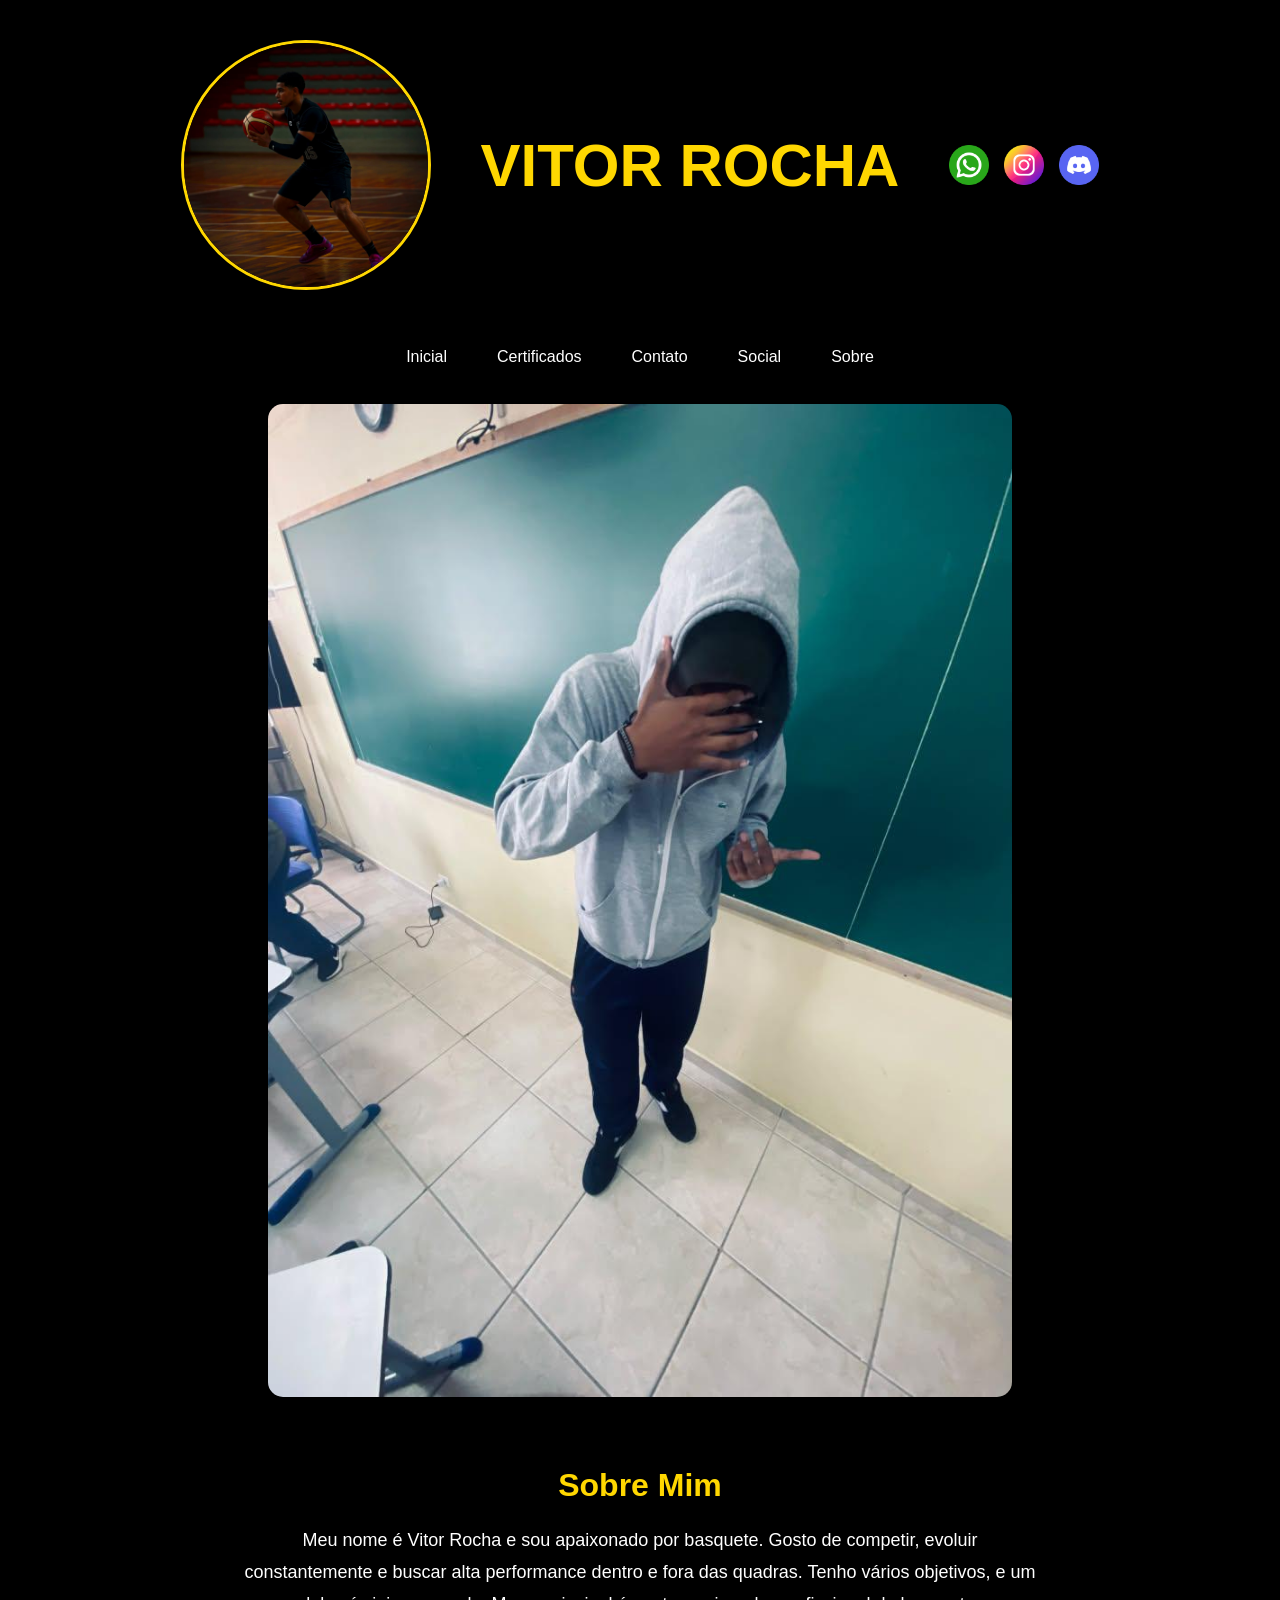
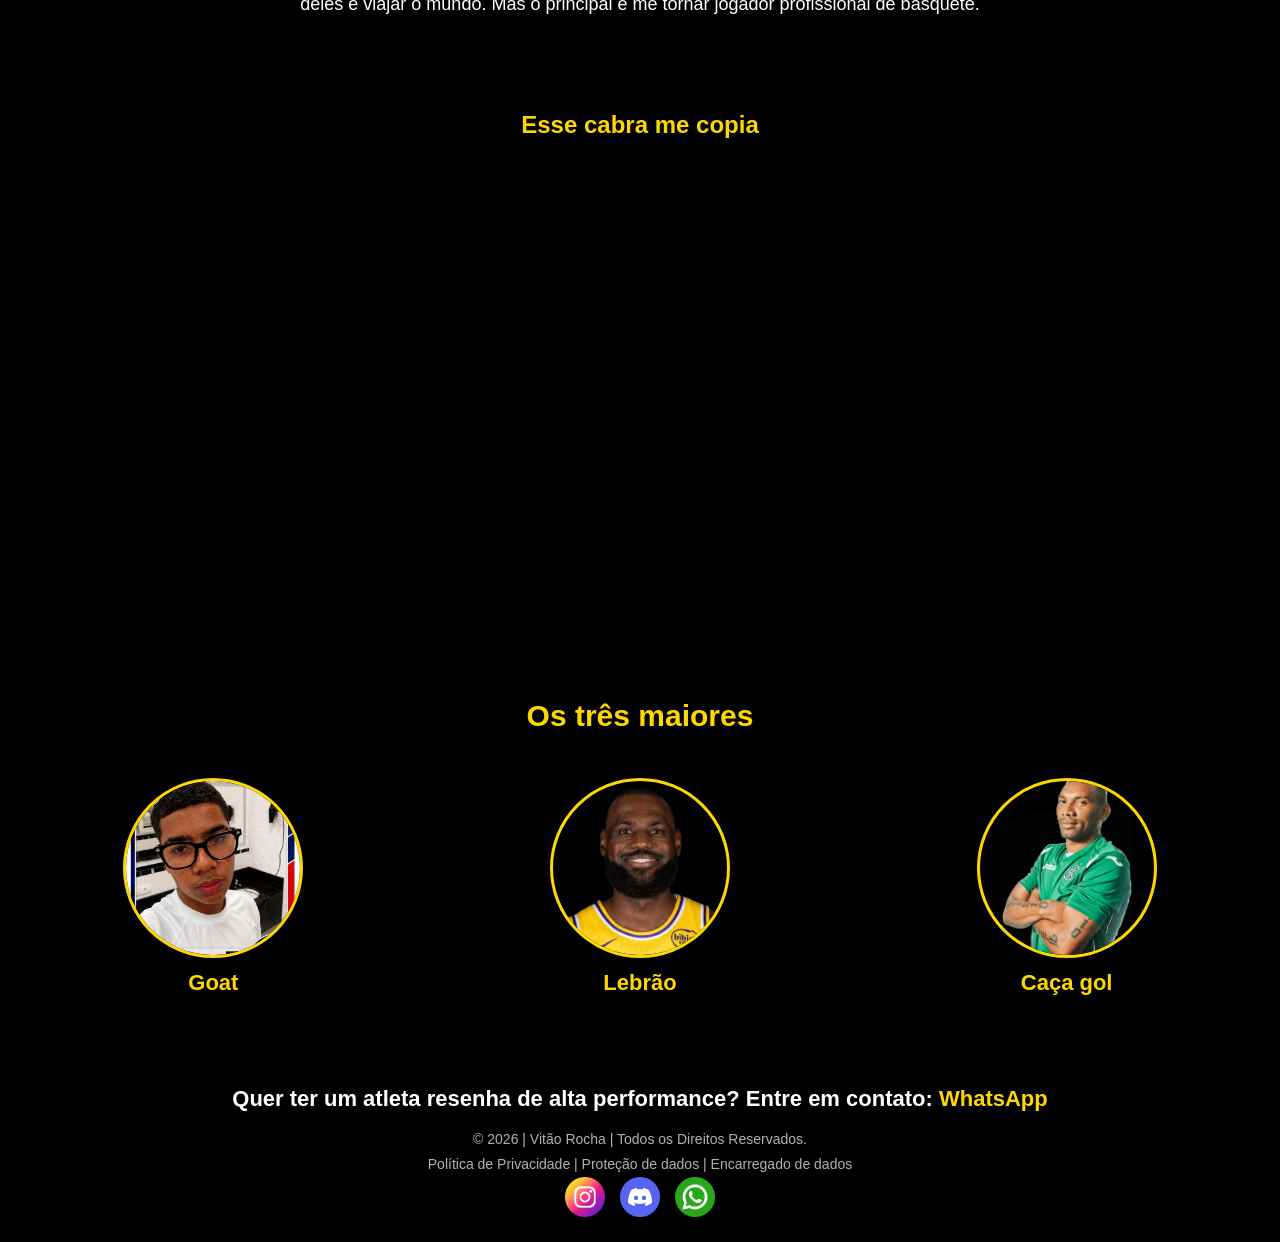
<file: index.html>
<!DOCTYPE html>
<html lang="pt-BR">

<head>
    <meta charset="UTF-8">
    <meta name="viewport" content="width=device-width, initial-scale=1.0">

    <title>Vitor Rocha</title>

    <link rel="stylesheet" href="style.css">
</head>

<body>

    <!-- CABEÇALHO -->
    <header class="cabecalho-itens">

        <img
            class="cabecalho_imagem"
            src="WhatsApp Image 2026-06-12 at 19.13.53.jpeg"
            alt="Foto do Vitor">

        <h1 class="titulo_site">VITOR ROCHA</h1>

        <div class="sociais">

            <a href="https://wa.me/5541999105448" target="_blank" rel="noopener noreferrer">
                <img src="3670051.png" alt="Meu WhatsApp">
            </a>

            <a href="https://www.instagram.com/vitorrocha_oficial"
               target="_blank" rel="noopener noreferrer">
                <img src="3955024.png" alt="Meu Instagram">
            </a>

            <a href="https://discord.com/"
               target="_blank" rel="noopener noreferrer">
                <img src="discord-round-color-icon.webp" alt="Discord">
            </a>

        </div>

    </header>

    <!-- MENU DE NAVEGAÇÃO -->
    <nav>
        <ul>
            <li><a href="index.html">Inicial</a></li>
            <li><a href="certificados.html">Certificados</a></li>
            <li><a href="contato.html">Contato</a></li>
            <li><a href="social.html">Social</a></li>
            <li><a href="sobre.html">Sobre</a></li>
           
        </ul>
    </nav>

    <main>

        <!-- BANNER PRINCIPAL -->
        <section class="banner1">

            <img
                class="escola-image"
                src="WhatsApp Image 2026-10-12 at 17.36.44.jpeg"
                alt="Banner esportivo de basquete">

        </section>

        <!-- SOBRE MIM -->
        <section class="sobre">

            <h2>Sobre Mim</h2>

            <p>
                Meu nome é Vitor Rocha e sou apaixonado por basquete.
                Gosto de competir, evoluir constantemente e buscar
                alta performance dentro e fora das quadras.
                Tenho vários objetivos, e um deles é viajar o mundo.
                Mas o principal é me tornar jogador profissional de basquete.
            </p>

        </section>

        <!-- VÍDEO -->
        <section class="video">

            <h2>Esse cabra me copia</h2>

            <iframe
                src="https://www.youtube.com/embed/qfj-xhp1gXg"
                title="Vídeo do YouTube"
                allow="accelerometer; autoplay; clipboard-write; encrypted-media; gyroscope; picture-in-picture; web-share"
                referrerpolicy="strict-origin-when-cross-origin"
                allowfullscreen>
            </iframe>

        </section>

        <!-- OS TRÊS MAIORES -->
        <section class="estudante">

            <h1 class="estudante_titulo">Os três maiores</h1>

            <div class="estudantes_todos">

                <div class="estudante-div">

                    <img
                        class="estudante-imagem"
                        src="ChatGPT Image 15 de jun. de 2026, 21_21_44.png"
                        alt="Vitor">

                    <h2 class="estudante-nome">Goat</h2>

                </div>

                <div class="estudante-div">

                    <img
                        class="estudante-imagem"
                        src="lj.avif"
                        alt="Lebrão">

                    <h2 class="estudante-nome">Lebrão</h2>

                </div>

                <div class="estudante-div">

                    <img
                        class="estudante-imagem"
                        src="319528_ori__20160216143359_flavio_caca_rato.png"
                        alt="Caça gol">

                    <h2 class="estudante-nome">Caça gol</h2>

                </div>

            </div>

        </section>

    </main>

    <!-- RODAPÉ -->
    <footer class="escola">

        <h2 class="escola-título">
            Quer ter um atleta resenha de alta performance?
            Entre em contato:

            <a class="link" href="https://wa.me/55419967676969"
               target="_blank" rel="noopener noreferrer">
                WhatsApp
            </a>
        </h2>

        <p>
            © 2026 | Vitão Rocha | Todos os Direitos Reservados.
        </p>

        <p>
            Política de Privacidade | Proteção de dados |
            Encarregado de dados
        </p>

        <!-- REDES SOCIAIS -->
        <div class="sociais">

            <a href="https://www.instagram.com/vitorrocha_oficial"
               target="_blank" rel="noopener noreferrer">
                <img src="3955024.png" alt="Instagram">
            </a>

            <a href="https://discord.com/"
               target="_blank" rel="noopener noreferrer">
                <img src="discord-round-color-icon.webp" alt="Discord">
            </a>

            <a href="https://wa.me/5541999105448"
               target="_blank" rel="noopener noreferrer">
                <img src="3670051.png" alt="WhatsApp">
            </a>

        </div>

    </footer>

</body>
</html>
</file>
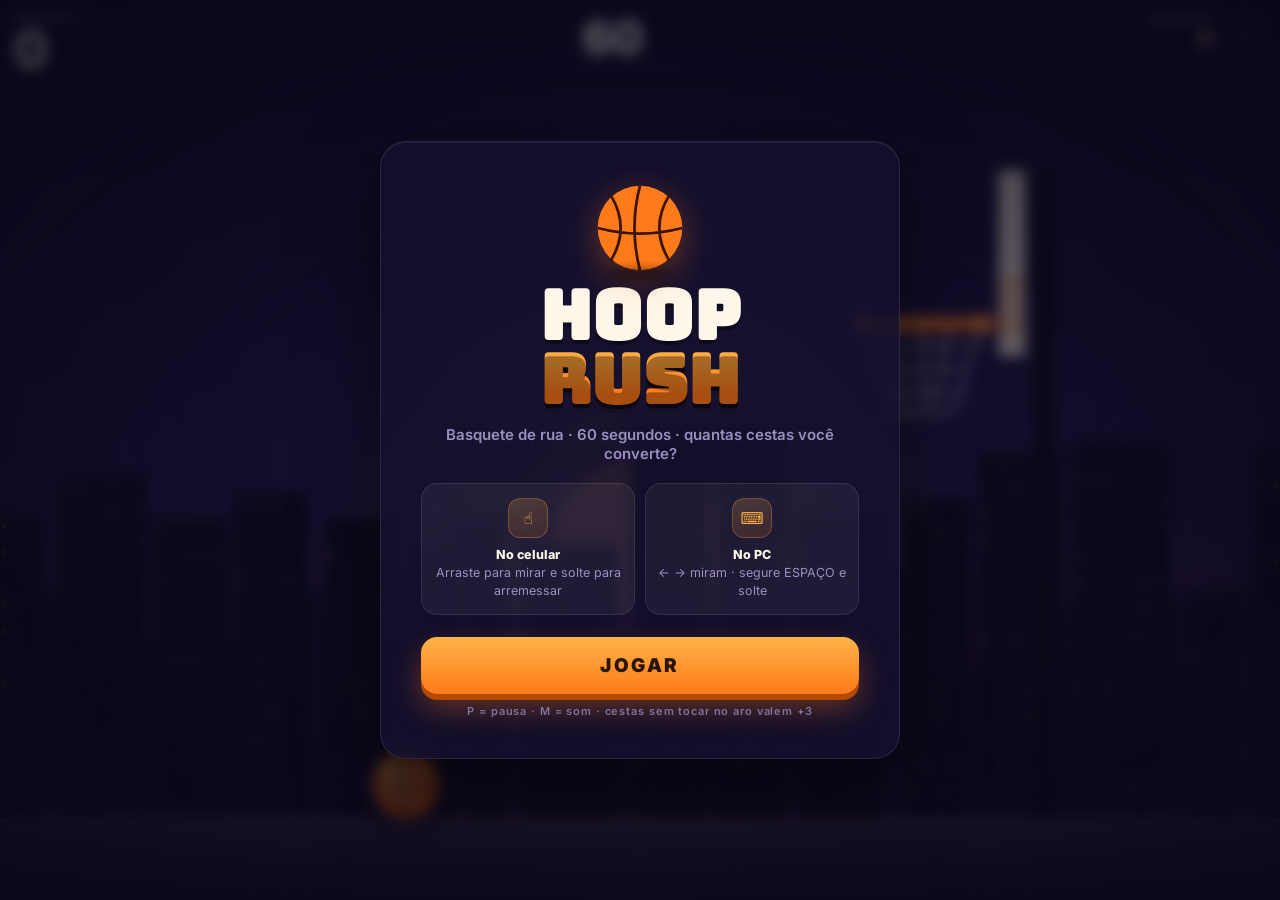
<file: HOOP RUSH/index.html>
<!DOCTYPE html>
<html lang="pt-BR">
<head>
    <meta charset="UTF-8">
    <meta name="viewport" content="width=device-width, initial-scale=1.0">

    <meta name="theme-color" content="#14102b">
    <meta name="description" content="Hoop Rush — jogo de basquete de rua.">

    <title>Hoop Rush — Basquete de Rua</title>

    <link rel="preconnect" href="https://fonts.googleapis.com">
    <link rel="preconnect" href="https://fonts.gstatic.com" crossorigin>

    <link href="https://fonts.googleapis.com/css2?family=Bungee&family=Inter:wght@400;600;800;900&display=swap"
          rel="stylesheet">

    <link rel="stylesheet" href="style.css">
</head>

<body>
    <div id="root"></div>

    <script src="script.js"></script>
</body>
</html>
</file>
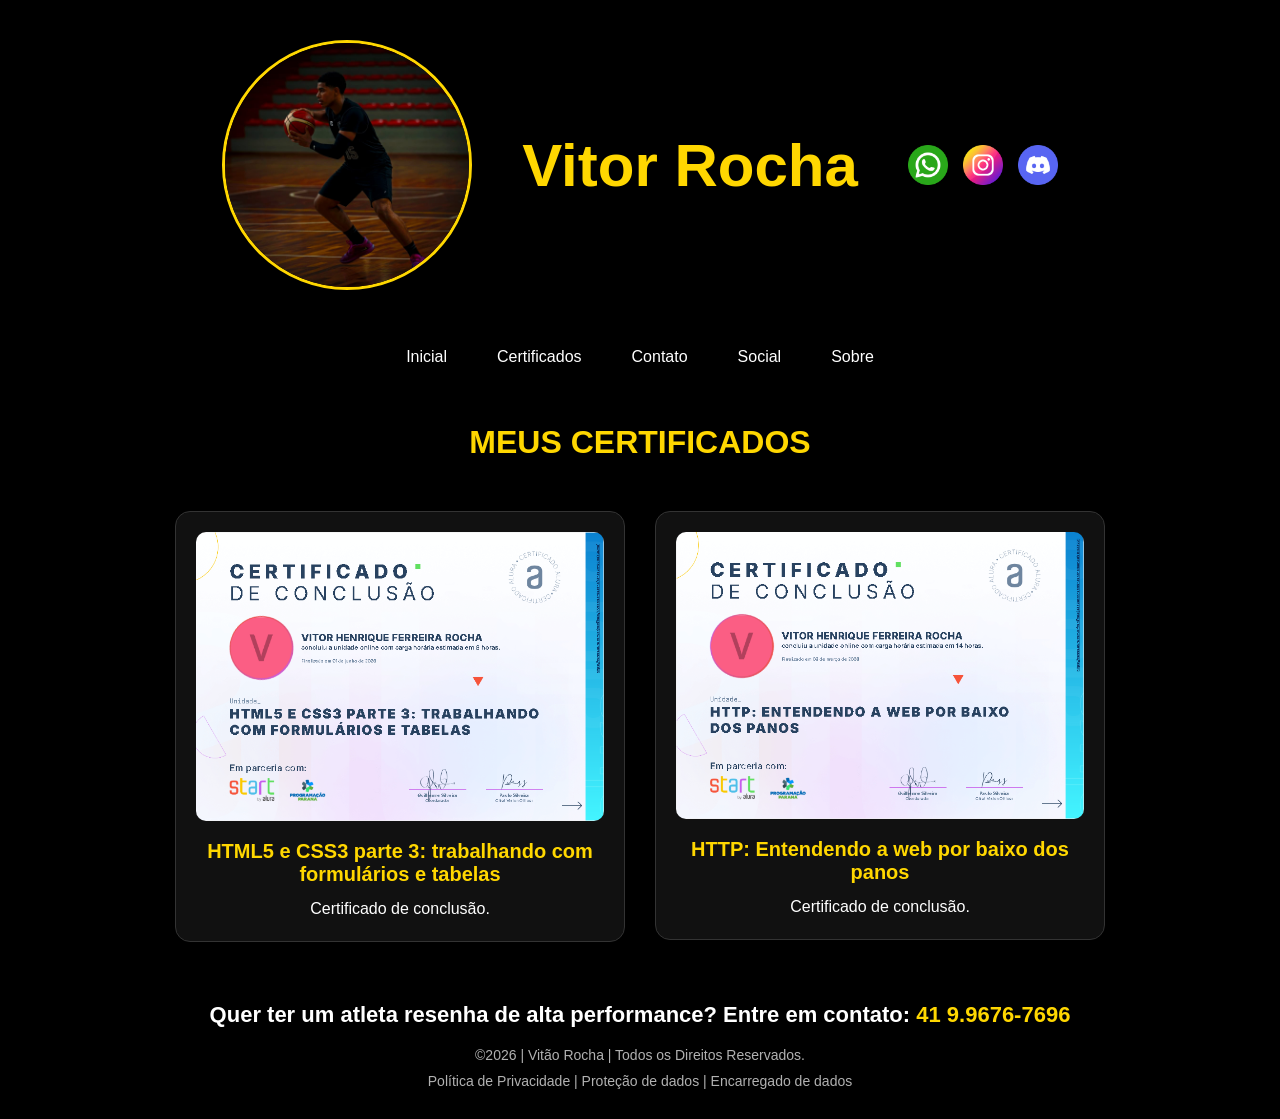
<file: certificados.html>
<!DOCTYPE html>
<html lang="pt-BR">

<head>
    <meta charset="UTF-8">
    <meta name="viewport" content="width=device-width, initial-scale=1.0">
    <title>Certificados</title>
    <link rel="stylesheet" href="style.css">
</head>

<body>

    <header class="cabecalho-itens">

        <img class="cabecalho_imagem"
            src="WhatsApp Image 2026-06-12 at 19.13.53.jpeg"
            alt="Foto do Vitor">

        <h1 class="titulo_site">Vitor Rocha</h1>

      <div class="sociais">
    <img src="3670051.png" alt="Meu WhatsApp">
    <img src="3955024.png" alt="Meu Instagram">
    <img src="discord-round-color-icon.webp" alt="Meu Discord">
</div>
    </header>

    <!-- MENU -->
 
<nav>
    <ul>
        <li><a href="index.html">Inicial</a></li>
        <li><a href="certificados.html">Certificados</a></li>
        <li><a href="contato.html">Contato</a></li>
        <li><a href="social.html">Social</a></li>
        <li><a href="sobre.html">Sobre</a></li>

    </ul>
</nav>


    <!-- CERTIFICADOS -->
    <main>

        <h1>MEUS CERTIFICADOS</h1>

        <div class="certificados">

            <div class="certificado">
                <img src="Capturar.PNG" alt="Certificado HTML5 e CSS3">

                <h2>
                    HTML5 e CSS3 parte 3:
                    trabalhando com formulários e tabelas
                </h2>

                <p>Certificado de conclusão.</p>
            </div>

            <div class="certificado">
                <img src="Capturar 02.PNG" alt="Certificado HTTP">

                <h2>
                    HTTP: Entendendo a web por baixo dos panos
                </h2>

                <p>Certificado de conclusão.</p>
            </div>

        </div>

    </main>

    <!-- RODAPÉ -->
    <footer class="escola">

        <h2 class="escola-título">
            Quer ter um atleta resenha de alta performance?
            Entre em contato:
            <a class="link" href="https://wa.me/554167676969">
                41 9.9676-7696
            </a>
        </h2>

        <p>
            ©2026 | Vitão Rocha | Todos os Direitos Reservados.
        </p>

        <p>
            Política de Privacidade |
            Proteção de dados |
            Encarregado de dados
        </p>

    </footer>

</body>
</html>
</file>
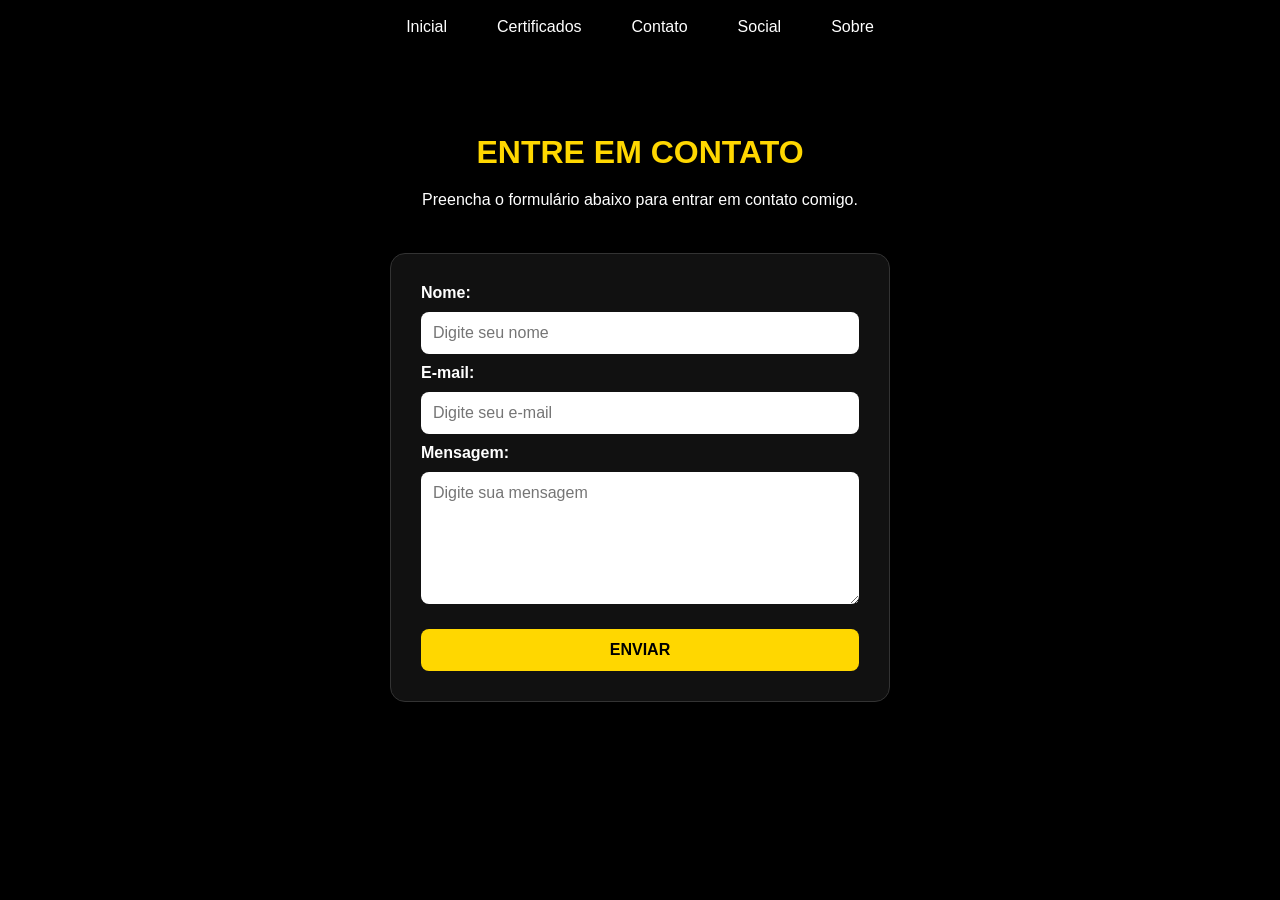
<file: contato.html>
<!DOCTYPE html>
<html lang="pt-BR">

<head>
    <meta charset="UTF-8">
    <meta name="viewport" content="width=device-width, initial-scale=1.0">
    <title>Contato</title>
    <link rel="stylesheet" href="style.css">
</head>

<body>


<nav>
    <ul>
        <li><a href="index.html">Inicial</a></li>
        <li><a href="certificados.html">Certificados</a></li>
        <li><a href="contato.html">Contato</a></li>
        <li><a href="social.html">Social</a></li>
        <li><a href="sobre.html">Sobre</a></li>
      
    </ul>
</nav>


    <main class="pagina-contato">

        <h1>ENTRE EM CONTATO</h1>

        <p>
            Preencha o formulário abaixo para entrar em contato comigo.
        </p>

        <form class="formulario">

            <label for="nome">Nome:</label>
            <input type="text" id="nome" name="nome" placeholder="Digite seu nome">

            <label for="email">E-mail:</label>
            <input type="email" id="email" name="email" placeholder="Digite seu e-mail">

            <label for="mensagem">Mensagem:</label>
            <textarea id="mensagem" name="mensagem" rows="6"
                placeholder="Digite sua mensagem"></textarea>

            <button type="submit">ENVIAR</button>

        </form>

    </main>

</body>
</html>
</file>
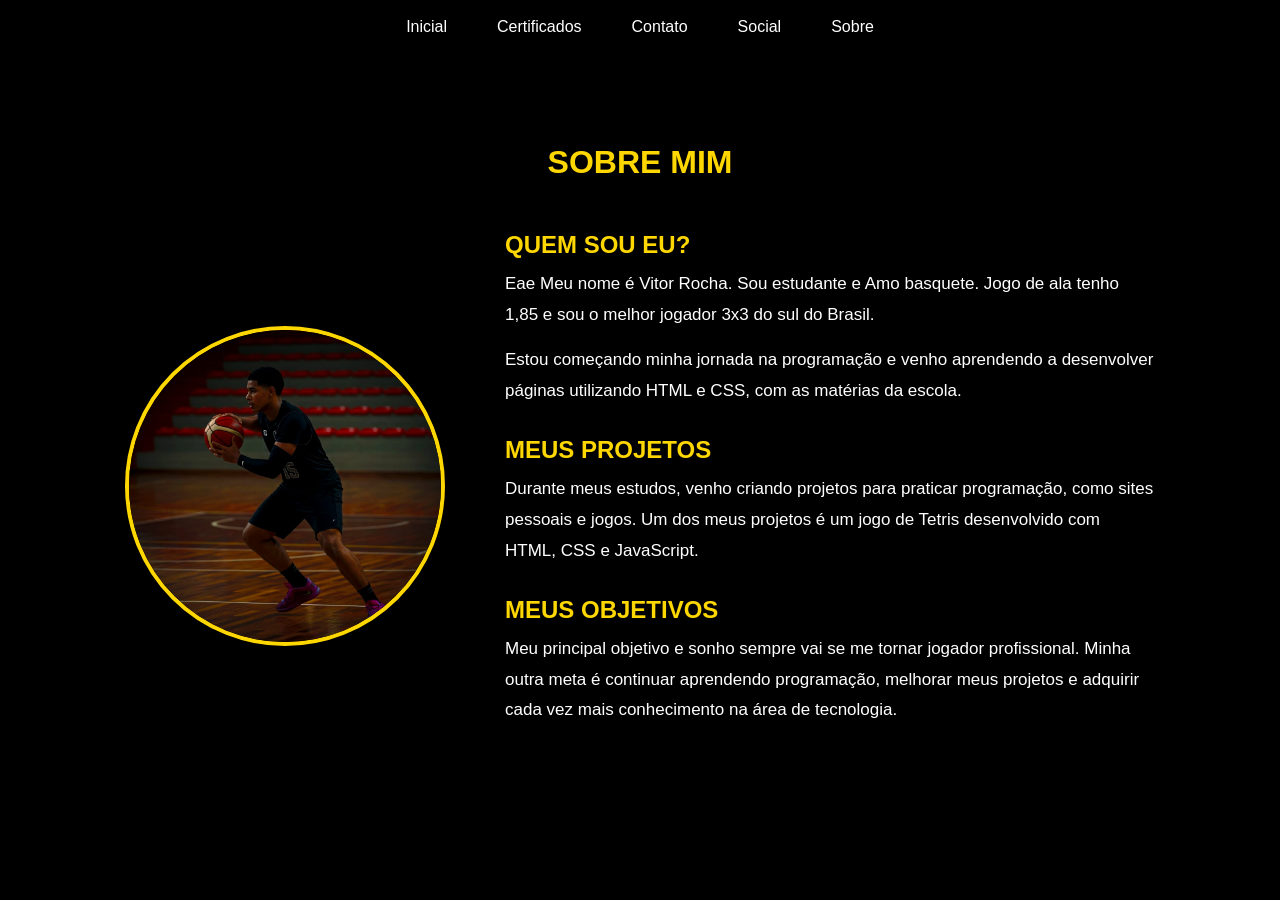
<file: sobre.html>
<!DOCTYPE html>
<html lang="pt-BR">

<head>
    <meta charset="UTF-8">
    <meta name="viewport" content="width=device-width, initial-scale=1.0">
    <title>Sobre</title>
    <link rel="stylesheet" href="style.css">
</head>

<body>

    <nav>
        <ul>
            <li><a href="index.html">Inicial</a></li>
            <li><a href="certificados.html">Certificados</a></li>
            <li><a href="contato.html">Contato</a></li>
            <li><a href="social.html">Social</a></li>
            <li><a href="sobre.html">Sobre</a></li>
      
        </ul>
    </nav>

    <main class="pagina-sobre">

        <h1>SOBRE MIM</h1>

        <section class="sobre-conteudo">

            <img 
                src="WhatsApp Image 2026-06-12 at 19.13.53.jpeg"
                alt="Foto de Vitor"
                class="foto-sobre"
            >

            <div class="texto-sobre">

                <h2>QUEM SOU EU?</h2>

                <p>
                    Eae Meu nome é Vitor Rocha. Sou estudante e Amo basquete.
                    Jogo de ala tenho 1,85 e sou o melhor jogador 3x3 do sul do Brasil.
                </p>

                <p>
                    Estou começando minha jornada na programação e venho
                    aprendendo a desenvolver páginas utilizando HTML e CSS,
                    com as matérias da escola.
                </p>

                <h2>MEUS PROJETOS</h2>

                <p>
                    Durante meus estudos, venho criando projetos para
                    praticar programação, como sites pessoais e jogos.
                    Um dos meus projetos é um jogo de Tetris desenvolvido
                    com HTML, CSS e JavaScript.
                </p>

                <h2>MEUS OBJETIVOS</h2>

                <p>
                   Meu principal objetivo e sonho sempre vai se me tornar jogador profissional.
                    Minha outra meta é continuar aprendendo programação,
                    melhorar meus projetos e adquirir cada vez mais
                    conhecimento na área de tecnologia.
                </p>

            </div>

        </section>

    </main>

</body>
</html>
</file>
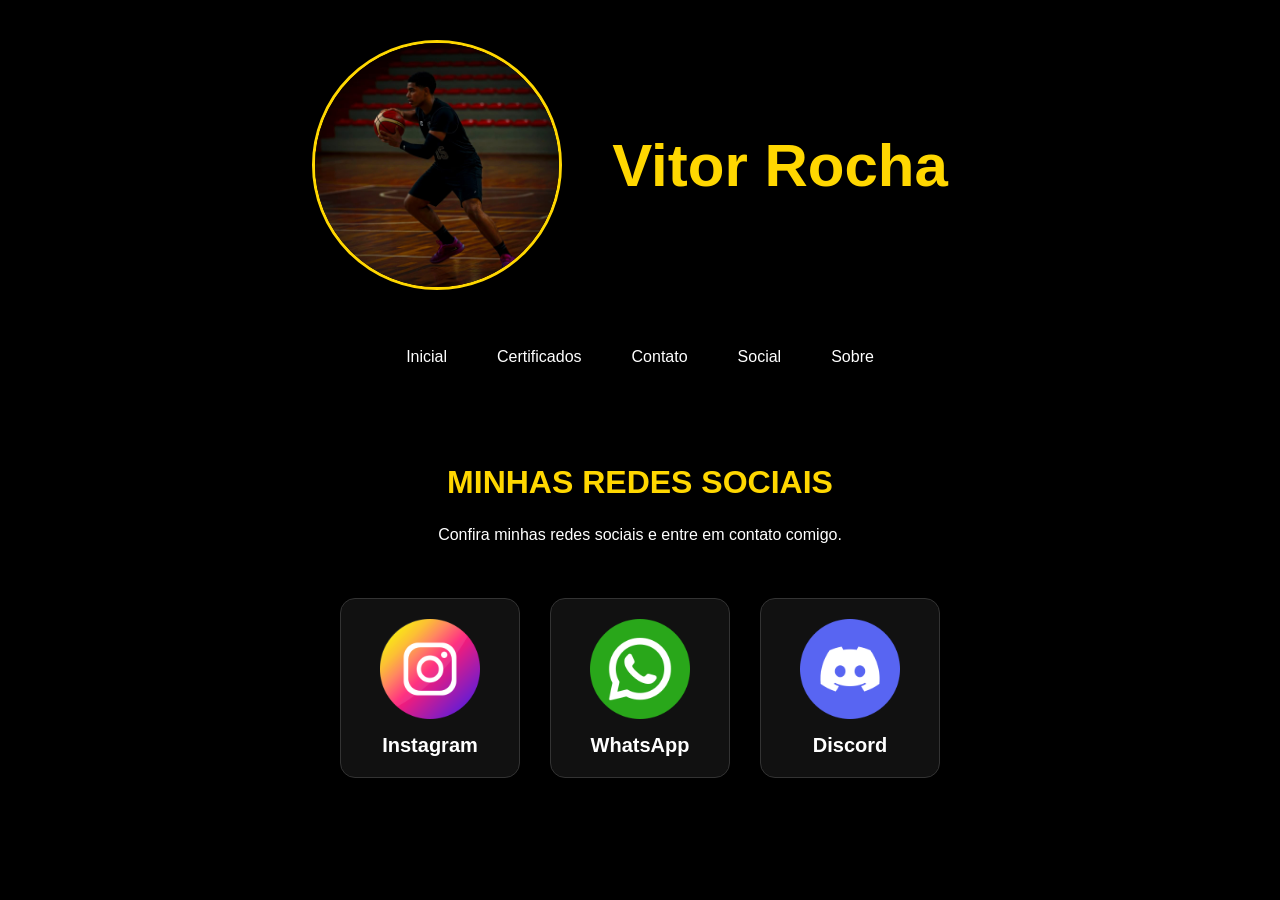
<file: social.html>
<!DOCTYPE html>
<html lang="pt-BR">

<head>
    <meta charset="UTF-8">
    <meta name="viewport" content="width=device-width, initial-scale=1.0">
    <title>Social</title>
    <link rel="stylesheet" href="style.css">
</head>

<body>

    <header class="cabecalho-itens">

        <img class="cabecalho_imagem"
            src="WhatsApp Image 2026-06-12 at 19.13.53.jpeg"
            alt="Foto do Vitor">

        <h1 class="titulo_site">Vitor Rocha</h1>

    </header>

  
<nav>
    <ul>
        <li><a href="index.html">Inicial</a></li>
        <li><a href="certificados.html">Certificados</a></li>
        <li><a href="contato.html">Contato</a></li>
        <li><a href="social.html">Social</a></li>
        <li><a href="sobre.html">Sobre</a></li>
   
    </ul>
</nav>


    <main class="pagina-social">

        <h1>MINHAS REDES SOCIAIS</h1>

        <p>
            Confira minhas redes sociais e entre em contato comigo.
        </p>

 <div class="redes">

            <a href="https://www.instagram.com/vitorrocha_oficial" target="_blank">
                <img src="3955024.png" alt="Instagram">
                <span>Instagram</span>
            </a>

            <a href="https://wa.me/554199105448" target="_blank">
                <img src="3670051.png" alt="WhatsApp">
                <span>WhatsApp</span>
            </a>

            <a href="https://discord.gg/SEU_CODIGO" target="_blank">
                <img src="discord-round-color-icon.webp" alt="Discord">
                <span>Discord</span>
            </a>

        </div>
    </main>

</body>
</html>
</file>
<file: style.css>
/* ========================================
   1. CONFIGURAÇÕES GERAIS
======================================== */

* {
    margin: 0;
    padding: 0;
    box-sizing: border-box;
}

:root {
    --preto: #000000;
    --roxo: #20002c;
    --roxo-claro: #30203d;
    --dourado: #ffd700;
    --branco: #ffffff;
    --cinza: #b1b1b1;
}

html {
    scroll-behavior: smooth;
}

body {
    font-family: Arial, Helvetica, sans-serif;
    background: var(--preto);
    color: var(--branco);
    min-height: 100vh;
}

/* ========================================
   2. CABEÇALHO
======================================== */

header {
    background-color: var(--preto);
    color: var(--branco);
    width: 100%;
    padding: 40px 20px;
}

.cabecalho-itens {
    max-width: 1980px;
    margin: 0 auto;
    display: flex;
    align-items: center;
    justify-content: center;
    gap: 30px;
    flex-wrap: wrap;
}

.cabecalho_imagem {
    width: 250px;
    height: 250px;
    object-fit: cover;
    border-radius: 50%;
    border: 3px solid var(--dourado);
    transition: transform 0.4s ease, box-shadow 0.4s ease;
}

.cabecalho_imagem:hover {
    transform: translateY(-15px) scale(1.05);
    box-shadow: 0 15px 30px rgba(255, 215, 0, 0.6);
}

.titulo_site {
    padding: 20px;
    text-align: center;
    font-size: 60px;
    color: var(--dourado);
    overflow-wrap: anywhere;
}

/* ========================================
   3. REDES SOCIAIS DO CABEÇALHO
======================================== */

.sociais {
    display: flex;
    align-items: center;
    justify-content: center;
    gap: 15px;
}

.sociais a {
    display: inline-flex;
    align-items: center;
    justify-content: center;
}

.sociais img {
    width: 40px;
    height: 40px;
    object-fit: contain;
    transition: transform 0.3s ease, filter 0.3s ease;
}

.sociais img:hover {
    transform: rotate(10deg) scale(1.2);
    filter: drop-shadow(0 0 10px var(--dourado));
}

/* ========================================
   4. MENU DE NAVEGAÇÃO
======================================== */

nav {
    background-color: var(--preto);
    width: 100%;
}

nav ul {
    list-style: none;
    margin: 0;
    padding: 0;
    display: flex;
    justify-content: center;
    align-items: center;
    flex-wrap: wrap;
    background-color: var(--preto);
}

nav ul li a {
    display: block;
    color: var(--branco);
    text-decoration: none;
    padding: 18px 25px;
    font-family: Arial, sans-serif;
    transition: background-color 0.3s ease, color 0.3s ease;
}

nav ul li a:hover {
    background-color: var(--dourado);
    color: var(--preto);
}

/* ========================================
   5. BANNER
======================================== */

.banner1 {
    display: flex;
    justify-content: center;
    align-items: center;
    padding: 20px;
    background-color: var(--preto);
}

.escola-image {
    width: 60%;
    max-width: 800px;
    height: auto;
    border-radius: 12px;
}

/* ========================================
   6. SEÇÃO SOBRE MIM
======================================== */

.sobre {
    text-align: center;
    padding: 50px 20px;
    color: var(--branco);
    background-color: var(--preto);
}

.sobre h2 {
    color: var(--dourado);
    margin-bottom: 20px;
    font-size: 32px;
}

.sobre p {
    max-width: 800px;
    margin: 0 auto;
    font-size: 18px;
    line-height: 1.8;
}

/* ========================================
   7. VÍDEO
======================================== */

.video {
    text-align: center;
    padding: 40px 20px;
    background-color: var(--preto);
}

.video h2 {
    color: var(--dourado);
    margin-bottom: 20px;
}

.video iframe {
    display: block;
    margin: 0 auto;
    width: 80%;
    max-width: 800px;
    aspect-ratio: 16 / 9;
    border: none;
    border-radius: 15px;
}

/* ========================================
   8. OS TRÊS MAIORES
======================================== */

.estudante {
    background-color: var(--preto);
    color: var(--branco);
    padding: 20px 20px 35px;
}

.estudante_titulo {
    padding: 30px 10px;
    text-align: center;
    color: var(--dourado);
    font-size: 30px;
}

.estudantes_todos {
    display: flex;
    justify-content: space-around;
    align-items: flex-start;
    gap: 40px;
    flex-wrap: wrap;
    max-width: 1400px;
    margin: 0 auto;
}

.estudante-div {
    text-align: center;
    padding: 15px 0;
}

.estudante-imagem {
    width: 180px;
    height: 180px;
    object-fit: cover;
    border-radius: 50%;
    border: 3px solid var(--dourado);
    transition: transform 0.4s ease, box-shadow 0.4s ease;
}

.estudante-imagem:hover {
    transform: translateY(-12px) scale(1.08);
    box-shadow: 0 15px 30px rgba(255, 215, 0, 0.7);
    cursor: pointer;
}

.estudante-nome {
    text-align: center;
    color: var(--dourado);
    margin-top: 8px;
    font-size: 22px;
}

.estudante-icone {
    width: 38px;
    height: 38px;
    padding: 4px;
    object-fit: contain;
    transition: transform 0.3s ease;
}

.estudante-icone:hover {
    transform: scale(1.15);
}

/* ========================================
   9. RODAPÉ
======================================== */

footer.escola {
    background-color: var(--preto);
    color: var(--branco);
    padding: 25px 20px;
    text-align: center;
}

.logo_rodape {
    height: 80px;
    max-width: 100%;
    object-fit: contain;
    padding: 12px 0;
}

.escola-título {
    padding: 15px 0;
    text-align: center;
    color: var(--branco);
    font-size: 22px;
}

.escola p {
    color: var(--cinza);
    font-size: 14px;
    line-height: 1.8;
    overflow-wrap: anywhere;
}

.link {
    color: var(--dourado);
    text-decoration: none;
    transition: color 0.3s ease;
}

.link:hover {
    color: var(--branco);
}

/* ========================================
   10. TÍTULOS DAS PÁGINAS
======================================== */

main > h1 {
    text-align: center;
    text-transform: uppercase;
    color: var(--dourado);
    margin: 40px 0 30px;
    padding: 0 15px;
}

/* ========================================
   11. CERTIFICADOS
======================================== */

.certificados {
    display: flex;
    justify-content: center;
    align-items: flex-start;
    gap: 30px;
    flex-wrap: wrap;
    padding: 20px;
    background-color: var(--preto);
}

.certificado {
    width: 450px;
    max-width: 100%;
    background-color: #111111;
    color: var(--branco);
    padding: 20px;
    border: 1px solid #333333;
    border-radius: 15px;
    text-align: center;
    box-shadow: 0 5px 15px rgba(0, 0, 0, 0.3);
    transition: transform 0.3s ease;
}

.certificado:hover {
    transform: translateY(-10px);
}

.certificado img {
    width: 100%;
    height: auto;
    border-radius: 10px;
}

.certificado h2 {
    color: var(--dourado);
    font-size: 20px;
    margin-top: 15px;
}

.certificado p {
    color: var(--branco);
    font-size: 16px;
    margin-top: 10px;
    line-height: 1.6;
}

/* ========================================
   12. PÁGINA SOCIAL
======================================== */

.pagina-social {
    text-align: center;
    padding: 40px 20px;
    background-color: var(--preto);
}

.pagina-social h1 {
    text-transform: uppercase;
    color: var(--dourado);
    margin-bottom: 20px;
}

.pagina-social p {
    text-align: center;
    color: var(--branco);
    line-height: 1.7;
}

.redes {
    display: flex;
    justify-content: center;
    align-items: stretch;
    gap: 30px;
    margin-top: 50px;
    flex-wrap: wrap;
}

.redes a {
    width: 180px;
    padding: 20px;
    background-color: #111111;
    border: 1px solid #333333;
    border-radius: 15px;
    text-decoration: none;
    color: var(--branco);
    box-shadow: 0 5px 15px rgba(0, 0, 0, 0.3);
    transition: transform 0.3s ease, background-color 0.3s ease;
}

.redes a:hover {
    transform: translateY(-10px);
    background-color: var(--roxo-claro);
}

.redes img {
    width: 100px;
    height: 100px;
    object-fit: contain;
    display: block;
    margin: auto;
}

.redes span {
    display: block;
    margin-top: 15px;
    font-size: 20px;
    font-weight: bold;
}

/* ========================================
   13. PÁGINA DE CONTATO
======================================== */

.pagina-contato {
    text-align: center;
    padding: 40px 20px;
    background-color: var(--preto);
}

.pagina-contato h1 {
    color: var(--dourado);
    text-transform: uppercase;
    margin-bottom: 15px;
}

.pagina-contato p {
    color: var(--branco);
    line-height: 1.7;
}

.formulario {
    width: 500px;
    max-width: 90%;
    margin: 40px auto;
    padding: 30px;
    background-color: #111111;
    border: 1px solid #333333;
    border-radius: 15px;
    display: flex;
    flex-direction: column;
    gap: 10px;
}

.formulario label {
    color: var(--branco);
    text-align: left;
    font-weight: bold;
}

.formulario input,
.formulario textarea {
    width: 100%;
    padding: 12px;
    border: none;
    border-radius: 8px;
    font-size: 16px;
    font-family: Arial, sans-serif;
}

.formulario textarea {
    resize: vertical;
    min-height: 120px;
}

.formulario input:focus,
.formulario textarea:focus {
    outline: 2px solid var(--dourado);
}

.formulario button {
    margin-top: 15px;
    padding: 12px;
    border: none;
    border-radius: 8px;
    background-color: var(--dourado);
    color: var(--preto);
    font-size: 16px;
    font-weight: bold;
    cursor: pointer;
    transition: background-color 0.3s ease, transform 0.3s ease;
}

.formulario button:hover {
    background-color: var(--branco);
    transform: scale(1.03);
}

/* ========================================
   14. PÁGINA SOBRE
======================================== */

.pagina-sobre {
    padding: 50px 40px;
    text-align: center;
    background-color: var(--preto);
}

.pagina-sobre > h1 {
    color: var(--dourado);
    text-transform: uppercase;
    margin-bottom: 50px;
}

.sobre-conteudo {
    max-width: 1100px;
    margin: auto;
    display: flex;
    align-items: center;
    justify-content: center;
    gap: 60px;
    flex-wrap: wrap;
}

.foto-sobre {
    width: 320px;
    height: 320px;
    max-width: 100%;
    object-fit: cover;
    border-radius: 50%;
    border: 4px solid var(--dourado);
    transition: transform 0.4s ease, box-shadow 0.4s ease;
}

.foto-sobre:hover {
    transform: translateY(-15px) scale(1.05);
    box-shadow: 0 15px 30px rgba(255, 215, 0, 0.4);
}

.texto-sobre {
    max-width: 650px;
    text-align: left;
    color: var(--branco);
}

.texto-sobre h2 {
    color: var(--dourado);
    margin-top: 30px;
    margin-bottom: 10px;
}

.texto-sobre h2:first-child {
    margin-top: 0;
}

.texto-sobre p {
    font-size: 17px;
    line-height: 1.8;
    margin-bottom: 15px;
}

/* ========================================
   15. PÁGINA DO JOGO
======================================== */

.pagina-jogo {
    max-width: 1200px;
    margin: 0 auto;
    padding: 40px 20px;
    text-align: center;
    background-color: var(--preto);
}

.pagina-jogo h1,
.pagina-jogo h2 {
    color: var(--dourado);
    margin-bottom: 20px;
}

.pagina-jogo p {
    color: var(--branco);
    line-height: 1.7;
    margin-bottom: 20px;
}

.pagina-jogo iframe {
    display: block;
    width: 100%;
    min-height: 600px;
    border: none;
    border-radius: 16px;
    background-color: var(--preto);
}

.pagina-jogo a {
    color: var(--dourado);
    text-decoration: none;
}

.pagina-jogo a:hover {
    color: var(--branco);
}

/* ========================================
   16. ADAPTAÇÃO PARA CELULARES
======================================== */

@media (max-width: 768px) {

    header {
        padding: 25px 15px;
    }

    .cabecalho-itens {
        gap: 20px;
    }

    .cabecalho_imagem {
        width: 160px;
        height: 160px;
    }

    .titulo_site {
        width: 100%;
        padding: 10px;
        font-size: 36px;
    }

    .sociais img {
        width: 32px;
        height: 32px;
    }

    .banner1 {
        padding: 10px;
    }

    .escola-image {
        width: 100%;
    }

    .sobre {
        padding: 35px 20px;
    }

    .sobre p {
        font-size: 16px;
    }

    .video iframe {
        width: 100%;
    }

    .estudantes_todos {
        gap: 20px;
    }

    .estudante-imagem {
        width: 140px;
        height: 140px;
    }

    .escola-título {
        font-size: 18px;
    }

    nav ul li a {
        padding: 14px 12px;
        font-size: 14px;
    }

    .certificado {
        width: 100%;
    }

    .redes {
        gap: 20px;
    }

    .redes a {
        width: 140px;
    }

    .redes img {
        width: 75px;
        height: 75px;
    }

    .pagina-sobre {
        padding: 35px 20px;
    }

    .sobre-conteudo {
        gap: 30px;
    }

    .foto-sobre {
        width: 230px;
        height: 230px;
    }

    .texto-sobre {
        text-align: center;
    }

    .formulario {
        padding: 20px;
    }

    .pagina-jogo {
        padding: 25px 12px;
    }

    .pagina-jogo iframe {
        min-height: 650px;
    }
}

/* ========================================
   17. CELULARES PEQUENOS
======================================== */

@media (max-width: 400px) {

    .titulo_site {
        font-size: 28px;
    }

    .estudante-imagem {
        width: 120px;
        height: 120px;
    }

    .estudante-nome {
        font-size: 18px;
    }

    nav ul li a {
        padding: 12px 9px;
        font-size: 13px;
    }

    .redes a {
        width: 125px;
    }
}


/* Banner com efeito hover */
.escola-image {
    width: 60%;
    max-width: 800px;
    height: auto;
    border-radius: 15px;

    /* Transição suave */
    transition: transform 0.4s ease, box-shadow 0.4s ease;
}

/* Efeito ao passar o mouse */
.escola-image:hover {
    transform: scale(1.04) translateY(-5px);
    box-shadow: 0 15px 30px rgba(255, 215, 0, 0.4);
    cursor: pointer;
}
</file>
<file: HOOP RUSH/style.css>
/* ==========================================================================
   HOOP RUSH — style.css
   Tema: basquete de rua ao entardecer. Roxo profundo + laranja queimado.
   ========================================================================== */

:root {
  --bg: #0f0c29;
  --panel: rgba(22, 17, 46, 0.86);
  --panel-border: rgba(255, 255, 255, 0.09);
  --accent: #ff7a1a;
  --accent-2: #ffb347;
  --gold: #ffd166;
  --cream: #fff7ea;
  --muted: #9a90c0;
  --danger: #ff5d5d;
  --good: #6ee7b7;
}

* {
  margin: 0;
  padding: 0;
  box-sizing: border-box;
  -webkit-tap-highlight-color: transparent;
}

html,
body,
#root {
  height: 100%;
  overflow: hidden;
  background: var(--bg);
  font-family: "Inter", system-ui, -apple-system, sans-serif;
  color: var(--cream);
  overscroll-behavior: none;
}

.app {
  position: fixed;
  inset: 0;
  overflow: hidden;
  user-select: none;
  -webkit-user-select: none;
}

/* ------------------------------------------------------------- palco */

.game-stage {
  position: absolute;
  inset: 0;
}

.game-canvas {
  width: 100%;
  height: 100%;
  display: block;
  touch-action: none;
  cursor: crosshair;
}

/* ------------------------------------------------------------- HUD */

.hud {
  position: absolute;
  top: 0;
  left: 0;
  right: 0;
  display: flex;
  align-items: flex-start;
  justify-content: space-between;
  padding: calc(10px + env(safe-area-inset-top)) calc(14px + env(safe-area-inset-right)) 0
    calc(14px + env(safe-area-inset-left));
  pointer-events: none;
  z-index: 5;
}

.hud-label {
  font-size: 11px;
  font-weight: 800;
  letter-spacing: 0.22em;
  color: var(--muted);
}

.hud-score {
  font-size: clamp(34px, 6vw, 52px);
  font-weight: 900;
  line-height: 1;
  color: var(--cream);
  text-shadow: 0 3px 0 rgba(0, 0, 0, 0.35);
  font-variant-numeric: tabular-nums;
}

.hud-score.pop {
  animation: scorePop 0.3s cubic-bezier(0.2, 1.6, 0.4, 1);
}

@keyframes scorePop {
  0% {
    transform: scale(1.45);
    color: var(--gold);
  }
  100% {
    transform: scale(1);
  }
}

.combo-badge {
  display: inline-block;
  margin-top: 6px;
  padding: 3px 10px;
  border-radius: 999px;
  font-size: 12px;
  font-weight: 900;
  letter-spacing: 0.08em;
  color: #2a1500;
  background: linear-gradient(90deg, var(--accent-2), var(--accent));
  box-shadow: 0 0 18px rgba(255, 122, 26, 0.55);
  animation: comboPop 0.35s cubic-bezier(0.2, 1.6, 0.4, 1);
}

@keyframes comboPop {
  0% {
    transform: scale(0.4) rotate(-6deg);
    opacity: 0;
  }
  100% {
    transform: scale(1) rotate(0);
    opacity: 1;
  }
}

.hud-timer {
  font-size: clamp(30px, 5.4vw, 46px);
  font-weight: 900;
  line-height: 1;
  font-variant-numeric: tabular-nums;
  color: var(--cream);
  text-shadow: 0 3px 0 rgba(0, 0, 0, 0.35);
  padding-top: 4px;
}

.hud-timer.low {
  color: var(--danger);
  animation: lowTime 0.5s ease-in-out infinite alternate;
}

@keyframes lowTime {
  from {
    transform: scale(1);
    text-shadow: 0 0 0 rgba(255, 93, 93, 0);
  }
  to {
    transform: scale(1.12);
    text-shadow: 0 0 22px rgba(255, 93, 93, 0.8);
  }
}

.hud-right {
  display: flex;
  align-items: center;
  gap: 8px;
}

.hud-best {
  text-align: right;
  font-size: 10px;
  font-weight: 800;
  letter-spacing: 0.18em;
  color: var(--muted);
  line-height: 1.3;
  margin-right: 2px;
}

.hud-best span {
  display: block;
  font-size: 20px;
  font-weight: 900;
  color: var(--gold);
  letter-spacing: 0;
  font-variant-numeric: tabular-nums;
}

.icon-btn {
  pointer-events: auto;
  width: 44px;
  height: 44px;
  border-radius: 14px;
  border: 1px solid var(--panel-border);
  background: rgba(20, 15, 40, 0.6);
  backdrop-filter: blur(8px);
  -webkit-backdrop-filter: blur(8px);
  color: var(--cream);
  display: grid;
  place-items: center;
  cursor: pointer;
  transition: transform 0.1s ease, background 0.15s ease;
}

.icon-btn:hover {
  background: rgba(50, 38, 90, 0.7);
}

.icon-btn:active {
  transform: scale(0.88);
}

/* ------------------------------------------------------------- overlays */

.overlay {
  position: absolute;
  inset: 0;
  display: grid;
  place-items: center;
  padding: 18px;
  padding-bottom: calc(18px + env(safe-area-inset-bottom));
  background: radial-gradient(
    ellipse at center,
    rgba(10, 7, 25, 0.45) 0%,
    rgba(10, 7, 25, 0.82) 100%
  );
  backdrop-filter: blur(7px);
  -webkit-backdrop-filter: blur(7px);
  z-index: 10;
  animation: fadeIn 0.3s ease;
  overflow-y: auto;
}

@keyframes fadeIn {
  from {
    opacity: 0;
  }
  to {
    opacity: 1;
  }
}

.panel {
  width: 100%;
  max-width: 520px;
  max-height: 94vh;
  overflow-y: auto;
  text-align: center;
  background: var(--panel);
  border: 1px solid var(--panel-border);
  border-radius: 26px;
  padding: clamp(22px, 4.5vw, 40px);
  box-shadow: 0 30px 80px rgba(0, 0, 0, 0.55), inset 0 1px 0 rgba(255, 255, 255, 0.06);
  animation: panelIn 0.5s cubic-bezier(0.2, 1.4, 0.4, 1);
  scrollbar-width: thin;
}

@keyframes panelIn {
  0% {
    transform: translateY(34px) scale(0.92);
    opacity: 0;
  }
  100% {
    transform: translateY(0) scale(1);
    opacity: 1;
  }
}

/* ------------------------------------------------------------- logo */

.logo-ball-wrap {
  position: relative;
  width: 92px;
  height: 92px;
  margin: 0 auto 10px;
}

.logo-ball {
  width: 92px;
  height: 92px;
  filter: drop-shadow(0 10px 18px rgba(255, 122, 26, 0.35));
  animation: ballBounce 1.1s cubic-bezier(0.45, 0, 0.55, 1) infinite alternate;
}

@keyframes ballBounce {
  from {
    transform: translateY(-14px);
  }
  to {
    transform: translateY(10px) scaleY(0.94);
  }
}

.logo-shadow {
  position: absolute;
  left: 50%;
  bottom: -6px;
  width: 64px;
  height: 12px;
  transform: translateX(-50%);
  border-radius: 50%;
  background: rgba(0, 0, 0, 0.45);
  filter: blur(4px);
  animation: shadowPulse 1.1s cubic-bezier(0.45, 0, 0.55, 1) infinite alternate;
}

@keyframes shadowPulse {
  from {
    transform: translateX(-50%) scale(0.8);
    opacity: 0.5;
  }
  to {
    transform: translateX(-50%) scale(1.1);
    opacity: 0.9;
  }
}

.logo {
  font-family: "Bungee", "Inter", sans-serif;
  font-size: clamp(42px, 9vw, 68px);
  line-height: 0.95;
  letter-spacing: 0.01em;
  color: var(--cream);
  text-shadow: 0 4px 0 rgba(0, 0, 0, 0.35);
}

.logo span {
  display: block;
  background: linear-gradient(180deg, var(--accent-2), var(--accent) 70%);
  -webkit-background-clip: text;
  background-clip: text;
  color: transparent;
  filter: drop-shadow(0 4px 0 rgba(0, 0, 0, 0.3));
}

.tagline {
  margin-top: 12px;
  font-size: clamp(13px, 2.6vw, 15px);
  font-weight: 600;
  color: var(--muted);
}

/* ------------------------------------------------------------- how-to */

.howto {
  display: grid;
  grid-template-columns: 1fr 1fr;
  gap: 10px;
  margin: 20px 0 22px;
}

.how-card {
  background: rgba(255, 255, 255, 0.05);
  border: 1px solid var(--panel-border);
  border-radius: 16px;
  padding: 14px 12px;
  display: flex;
  flex-direction: column;
  align-items: center;
  gap: 8px;
}

.how-card p {
  font-size: 12.5px;
  line-height: 1.45;
  color: var(--muted);
}

.how-card strong {
  color: var(--cream);
  font-weight: 800;
}

.how-icon {
  width: 40px;
  height: 40px;
  border-radius: 12px;
  display: grid;
  place-items: center;
  background: linear-gradient(160deg, rgba(255, 179, 71, 0.2), rgba(255, 122, 26, 0.12));
  border: 1px solid rgba(255, 179, 71, 0.25);
  color: var(--accent-2);
}

/* ------------------------------------------------------------- botões */

.btn {
  font-family: "Inter", sans-serif;
  font-weight: 900;
  text-transform: uppercase;
  letter-spacing: 0.14em;
  border: none;
  border-radius: 16px;
  cursor: pointer;
  transition: transform 0.08s ease, box-shadow 0.08s ease, filter 0.15s ease;
}

.btn.primary {
  background: linear-gradient(180deg, var(--accent-2), var(--accent));
  color: #2a1500;
  box-shadow: 0 6px 0 #b34a00, 0 14px 30px rgba(255, 122, 26, 0.35);
}

.btn.primary:hover {
  filter: brightness(1.06);
}

.btn.primary:active {
  transform: translateY(5px);
  box-shadow: 0 1px 0 #b34a00, 0 6px 14px rgba(255, 122, 26, 0.3);
}

.btn.ghost {
  background: rgba(255, 255, 255, 0.07);
  color: var(--cream);
  border: 1px solid rgba(255, 255, 255, 0.14);
  box-shadow: 0 4px 0 rgba(0, 0, 0, 0.35);
}

.btn.ghost:hover {
  background: rgba(255, 255, 255, 0.12);
}

.btn.ghost:active {
  transform: translateY(3px);
  box-shadow: 0 1px 0 rgba(0, 0, 0, 0.35);
}

.btn.big {
  display: block;
  width: 100%;
  padding: 17px 20px;
  font-size: 19px;
  animation: ctaPulse 1.6s ease-in-out infinite;
}

@keyframes ctaPulse {
  0%,
  100% {
    box-shadow: 0 6px 0 #b34a00, 0 14px 30px rgba(255, 122, 26, 0.35);
  }
  50% {
    box-shadow: 0 6px 0 #b34a00, 0 14px 44px rgba(255, 122, 26, 0.65);
  }
}

.btn.medium {
  padding: 13px 18px;
  font-size: 14px;
  flex: 1;
}

.btn-row {
  display: flex;
  gap: 10px;
  margin-top: 14px;
}

.best-line {
  margin-top: 16px;
  font-size: 13px;
  font-weight: 800;
  letter-spacing: 0.1em;
  color: var(--gold);
}

.hint {
  margin-top: 10px;
  font-size: 11px;
  font-weight: 600;
  letter-spacing: 0.08em;
  color: rgba(154, 144, 192, 0.75);
}

/* ------------------------------------------------------------- fim de jogo */

.over-title {
  font-family: "Bungee", "Inter", sans-serif;
  font-size: clamp(26px, 6vw, 38px);
  color: var(--cream);
  text-shadow: 0 3px 0 rgba(0, 0, 0, 0.35);
}

.final-score {
  font-size: clamp(64px, 15vw, 110px);
  font-weight: 900;
  line-height: 1;
  background: linear-gradient(180deg, var(--gold), var(--accent));
  -webkit-background-clip: text;
  background-clip: text;
  color: transparent;
  filter: drop-shadow(0 6px 0 rgba(0, 0, 0, 0.3));
  margin: 6px 0 2px;
  font-variant-numeric: tabular-nums;
}

.final-label {
  font-size: 11px;
  font-weight: 800;
  letter-spacing: 0.3em;
  color: var(--muted);
}

.record-badge {
  display: inline-block;
  margin: 12px 0 2px;
  padding: 6px 16px;
  border-radius: 999px;
  font-size: 13px;
  font-weight: 900;
  letter-spacing: 0.12em;
  color: #1d1400;
  background: linear-gradient(90deg, var(--gold), var(--accent-2));
  box-shadow: 0 0 26px rgba(255, 209, 102, 0.6);
  animation: recordFlash 0.9s ease-in-out infinite alternate;
}

@keyframes recordFlash {
  from {
    transform: scale(1);
  }
  to {
    transform: scale(1.07);
  }
}

/* ------------------------------------------------------------- tabela */

.score-table {
  margin: 18px 0 4px;
  border-radius: 16px;
  overflow: hidden;
  border: 1px solid var(--panel-border);
  background: rgba(255, 255, 255, 0.04);
}

.score-table header {
  display: grid;
  grid-template-columns: 44px 1fr 84px;
  padding: 9px 16px;
  font-size: 10px;
  font-weight: 800;
  letter-spacing: 0.2em;
  color: var(--muted);
  background: rgba(255, 255, 255, 0.04);
  text-align: left;
}

.score-table header span:nth-child(2) {
  text-align: center;
}

.score-table header span:nth-child(3) {
  text-align: right;
}

.score-row {
  display: grid;
  grid-template-columns: 44px 1fr 84px;
  align-items: center;
  padding: 10px 16px;
  border-top: 1px solid rgba(255, 255, 255, 0.05);
  font-weight: 800;
  animation: rowIn 0.4s ease backwards;
}

.score-row:nth-child(2) { animation-delay: 0.05s; }
.score-row:nth-child(3) { animation-delay: 0.1s; }
.score-row:nth-child(4) { animation-delay: 0.15s; }
.score-row:nth-child(5) { animation-delay: 0.2s; }
.score-row:nth-child(6) { animation-delay: 0.25s; }

@keyframes rowIn {
  from {
    opacity: 0;
    transform: translateX(-12px);
  }
  to {
    opacity: 1;
    transform: translateX(0);
  }
}

.rank {
  width: 26px;
  height: 26px;
  border-radius: 9px;
  display: grid;
  place-items: center;
  font-size: 12px;
  font-weight: 900;
  background: rgba(255, 255, 255, 0.08);
  color: var(--muted);
}

.rank.r1 {
  background: linear-gradient(160deg, var(--gold), var(--accent));
  color: #2a1500;
  box-shadow: 0 0 14px rgba(255, 209, 102, 0.5);
}

.rank.r2 {
  background: rgba(220, 220, 235, 0.2);
  color: #e6e6f0;
}

.rank.r3 {
  background: rgba(205, 130, 80, 0.25);
  color: #e0a075;
}

.row-score {
  text-align: center;
  font-size: 17px;
  color: var(--cream);
  font-variant-numeric: tabular-nums;
}

.row-date {
  text-align: right;
  font-size: 12px;
  color: var(--muted);
  font-weight: 600;
}

.table-empty {
  padding: 22px 16px;
  font-size: 13px;
  color: var(--muted);
  font-weight: 600;
}

.pause-title {
  font-family: "Bungee", "Inter", sans-serif;
  font-size: clamp(30px, 7vw, 44px);
  color: var(--cream);
  text-shadow: 0 3px 0 rgba(0, 0, 0, 0.35);
  margin-bottom: 6px;
}

.pause-sub {
  color: var(--muted);
  font-size: 13px;
  font-weight: 600;
  margin-bottom: 18px;
}

/* ------------------------------------------------------------- responsivo */

@media (max-width: 420px) {
  .howto {
    grid-template-columns: 1fr;
  }
  .hud-best {
    display: none;
  }
}

@media (max-height: 620px) {
  .logo-ball-wrap {
    width: 64px;
    height: 64px;
  }
  .logo-ball {
    width: 64px;
    height: 64px;
  }
  .panel {
    padding: 18px 20px;
  }
  .howto {
    margin: 12px 0 14px;
  }
}

[hidden] { display: none !important; }
</file>
